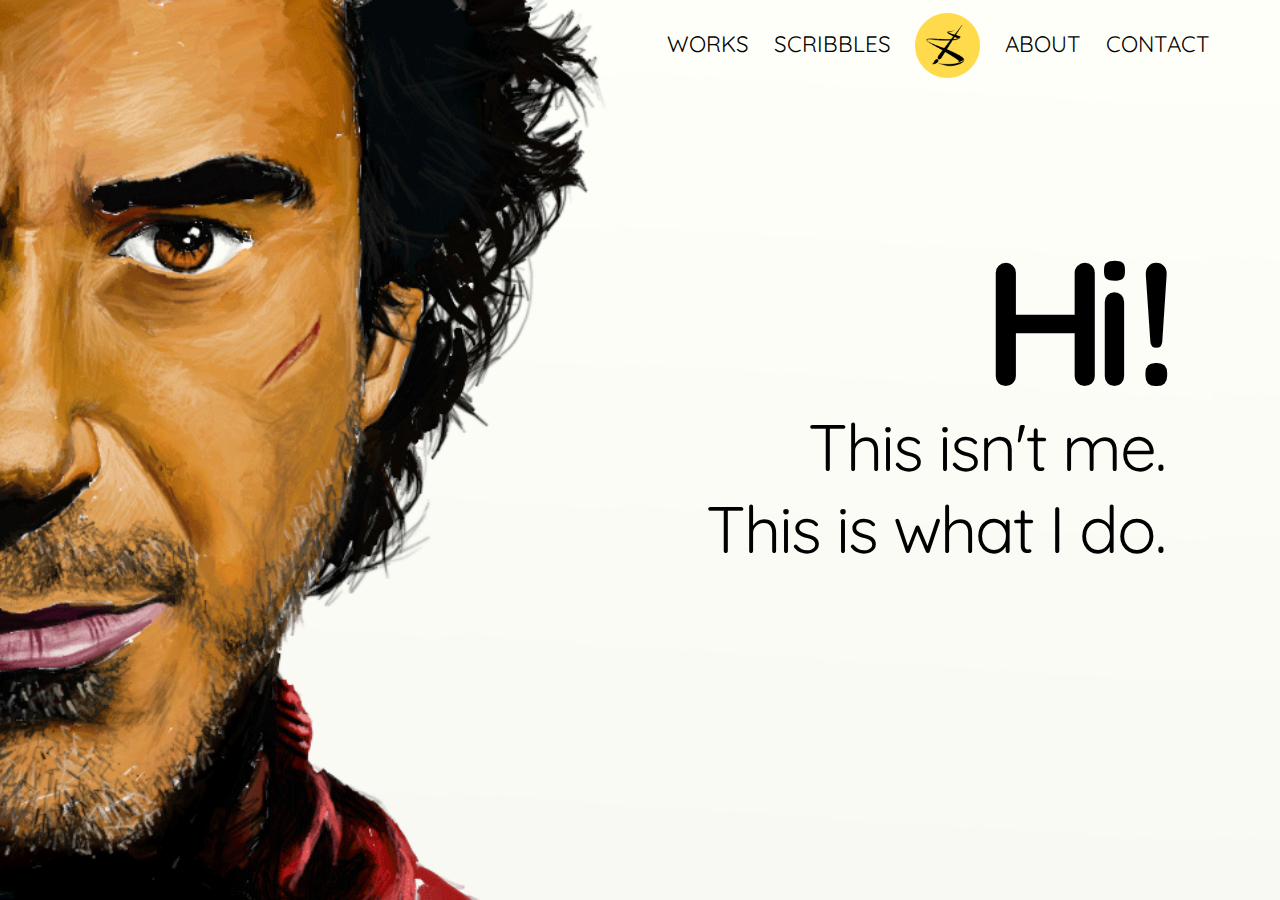
<file: index.html>
<!DOCTYPE html 
      PUBLIC "-//W3C//DTD HTML 4.01//EN"
      "http://www.w3.org/TR/html4/strict.dtd">
<html lang="en-US">
	<head>
		<title>Suraj Kumar Sau</title>
		<meta name="author" content="Suraj Kumar Sau">
		<meta charset="utf-8">
		<meta name="viewport" content="width=device-width, initial-scale=1.0">
		<meta name="keywords" content="suraj, suji, saju, suraj sau, artmandir, geek gazette, iit roorkee, illustrator ,designer, robert downey junior, indian ocean">
		<meta name="description" content="Design Portfolio of Suraj Kumar Sau, an ECE undergrad at IIT Roorkee. Designer. Illustator. And Momos.">
		<!--Open Graph Related Stuff.-->
		<meta property="og:title" content="Suraj's Portfolio.">
		<meta property="og:url" content="http://surajsau.in/index.html">
		<meta property="og:site_name" content="surajsau.in">
		<meta property=”og:type” content=”website”/>
		<meta property=”og:image” content=”http://surajsau.in/images/startpage/logo-hover.png”/>
		<meta property=”og:image” content=”http://surajsau.in/images/startpage/logo.png”/>
		<meta property=”og:description” content="A rare mix of digital art and graphics designs, all by an ECE undergrad from IIT Roorkee."/>
		<!--Twitter Cards stuff-->
		<meta name=”twitter:card” content=”summary”>
		<meta name=”twitter:url” content=”http://surajsau.in”>
		<meta name=”twitter:title” content="Suraj's Portfolio.">
		<meta name=”twitter:description” content="A rare mix of digital art and graphics designs, all by an ECE undergrad from IIT Roorkee.">
		<meta name=”twitter:image” content=”http://surajsau.in/images/startpage/logo.png”>
		<link rel=”author” href=”https://plus.google.com/107054952820956755386“/>
		<link rel="me" href="//plus.google.com/107054952820956755386/">
		<link rel="me" href="//facebook.com/thesilentcreator">
		<link rel="SHORTCUT ICON" type="image/x-icon" href="./images/Favicon.ico">
		<link rel="stylesheet" type="text/css" href="./css/styleIndex.css">
		<link href='http://fonts.googleapis.com/css?family=Quicksand' rel='stylesheet' type='text/css'>
		<link href='http://fonts.googleapis.com/css?family=Quicksand:700' rel='stylesheet' type='text/css'>
		<link href='http://fonts.googleapis.com/css?family=Raleway' rel='stylesheet' type='text/css'>
		<!-- Google Analytics Stuff-->
		<script>
		  (function(i,s,o,g,r,a,m){i['GoogleAnalyticsObject']=r;i[r]=i[r]||function(){
		  (i[r].q=i[r].q||[]).push(arguments)},i[r].l=1*new Date();a=s.createElement(o),
		  m=s.getElementsByTagName(o)[0];a.async=1;a.src=g;m.parentNode.insertBefore(a,m)
		  })(window,document,'script','//www.google-analytics.com/analytics.js','ga');
		
		  ga('create', 'UA-44347111-1', 'surajsau.in');
		  ga('send', 'pageview');
		
		</script>
	</head>
	<body data-background-image-count="1">
		<div id="wrapper">
			<div id="header">
				<div id="navbar">
					<div id="navlist">
						<ul>
							<li><a id="works" href="works.html">WORKS</a></li>
							<li><a id="scribbles" target="_blank" href="http://scribbles.surajsau.in">SCRIBBLES</a></li>
							<li><!--<a href="start.html">-->
								<div id="logo" style="margin-top:-27%">
									<img id="top-logo" src="./images/startpage/logo.png" style="height:65px; width:65px; position:absolute; opacity:1;">
									<img id="bot-logo" src="./images/startpage/logo-hover.png" style="height:65px; width:65px; position: relative;">
								<!--</a>--></div>
							</li>
							<li><a id="about" href="about.html">ABOUT</a></li>
							<li><a id="contact" href="contact.html">CONTACT</a></li>
						</ul>	
					</div>
				</div>	
			</div>
			<div style="clear:both;"></div>
			<div id="content">
				<div id="hi">
					<span style="letter-spacing:-15px;">Hi</span><span style="margin-left:8%;">!</span>
				</div>
				<div style="clear:both;"></div>
				<div id="line">
					<div id="l1"><p style="float:right;">This isn't <span id="me"><a href="about.html" style="text-decoration:none;">me</a></span>.</p></div>
					<div id="l2"><p style="float:right;">This is what I do.</p></div>
				</div>
			</div>
			<div id="footer">
			</div>
		</div>
	</body>
</html>
</file>
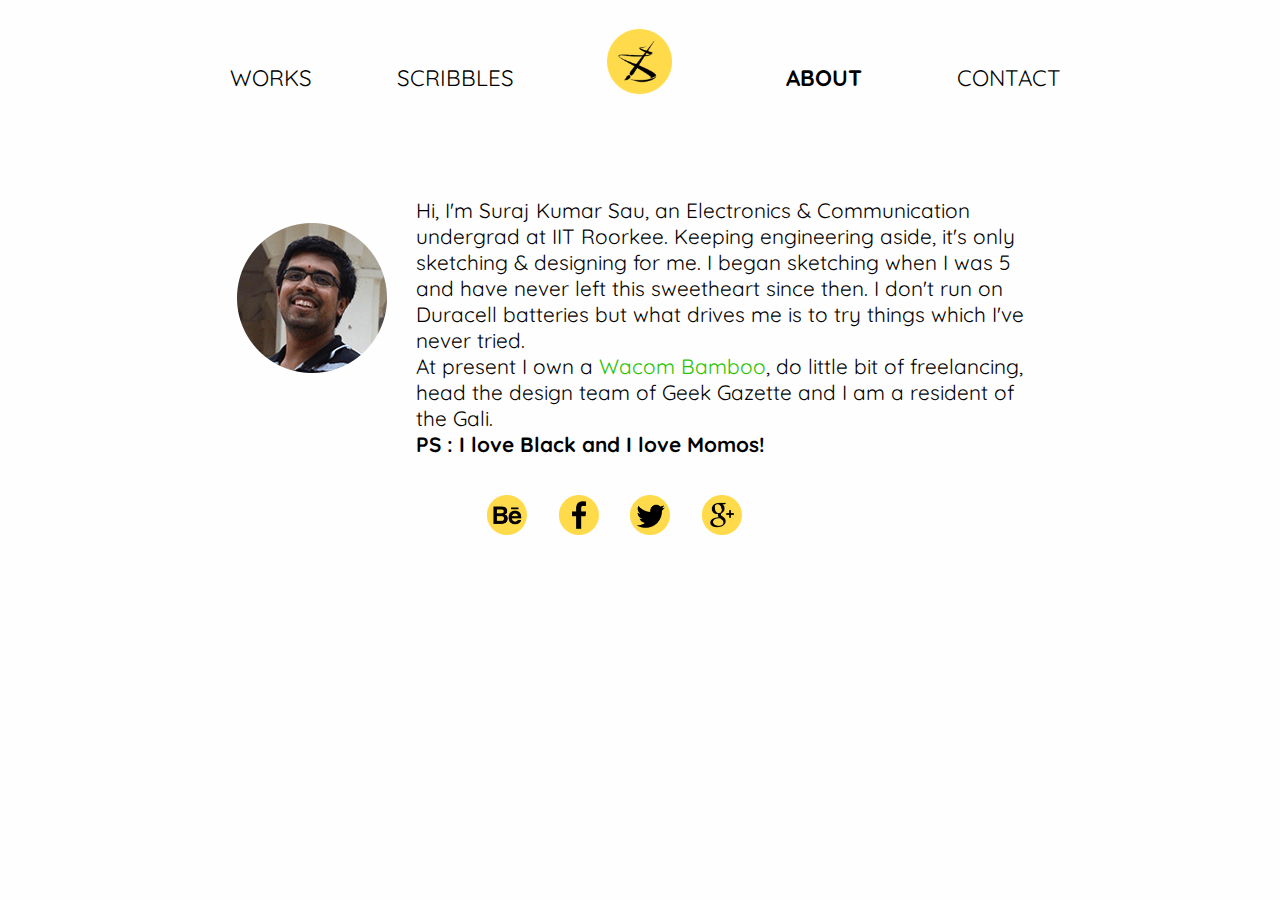
<file: about.html>
<!DOCTYPE html 
      PUBLIC "-//W3C//DTD HTML 4.01//EN"
      "http://www.w3.org/TR/html4/strict.dtd">
<html>
	<head>
		<title>About me</title>
			<link rel="SHORTCUT ICON" type="image/x-icon" href="./images/Favicon.ico">
			<link rel="stylesheet" type="text/css" href="./css/style.css">
			<link href='http://fonts.googleapis.com/css?family=Quicksand' rel='stylesheet' type='text/css'>
			<link href='http://fonts.googleapis.com/css?family=Quicksand:700' rel='stylesheet' type='text/css'>
	</head>
	<body data-background-image-count="1">
		<div id="wrapper">
			<div id="header">
				<div id="navbar">
					<div id="navlist">
						<ul>
							<li><a id="works" href="works.html">WORKS</a></li>
							<li><a id="scribbles" target="_blank" href="http://scribbles.surajsau.in">SCRIBBLES</a></li>
							<li>
								<div id="logo" style="margin-top:-27%"><a href="index.html">
									<img id="top-logo" src="./images/startpage/logo.png" style="height:65px; width:65px; position:absolute;">
									<img id="bot-logo" src="./images/startpage/logo-hover.png" style="height:65px; width:65px; position: relative;">
								</a>
								</div>
							</li>
							<li><b>ABOUT</b></li>
							<li><a id="contact" href="contact.html">CONTACT</a></li>
						</ul>
					</div>
				</div>
			</div>
			<div id="content">
				<div id="about">
					<div id="pic">
						<img src="./images/aboutpage/dp.png">
					</div>
					<div id="descrip">
						<p>Hi, I'm Suraj Kumar Sau, an Electronics &amp Communication undergrad at IIT Roorkee. Keeping engineering aside, it's only <a href="illus.html" class="link">sketching</a> &amp <a href="graph.html" class="link">designing</a> for me. I began sketching when I was 5 and have never left this sweetheart since then. I don't run on Duracell batteries but what drives me is to try things which I've never tried. </p>
						<p>
						At present I own a <a href="http://instagram.com/p/eo8yhQuGBJ/" target="_blank"><font color="#2AC200">Wacom Bamboo</font></a>, do little bit of freelancing, head the design team of <a href="http://gg.ieeeiitr.com" class="link" target="_blank">Geek Gazette</a> and I am a resident of the <a href="gali.html" target="_blank" class="link">Gali</a>.<br/>
						<b>PS : I love Black and I love Momos! </b></p>
					</div>
				</div>
				<div style="clear:both;"></div>
				<div id="social">
					<div id="iconlist">
						<ul>
							<li>
								<div id="be-logo"><a href="http://www.behance.net/demiourgos" target="_blank">
									<img id="be" src="./images/aboutpage/be.png" style="height:40px; width:40px; position:absolute; z-index:99;">
									<img id="be-h" src="./images/aboutpage/be-hover.png" style="height:40px; width:40px; position:relative; z-index:1;">
								</a></div>
							</li>
							<li>
								<div id="fb-logo"><a href="https://www.facebook.com/thesilentcreator" target="_blank">
									<img id="fb" src="./images/aboutpage/fb.png" style="height:40px; width:40px; position:absolute; z-index:99;">
									<img id="fb-h"src="./images/aboutpage/fb-hover.png" style="height:40px; width:40px; position:relative; z-index:1;">
								</a></div>
							</li>
							<li>
								<div id="tw-logo"><a href="https://twitter.com/surajkumarsau" target="_blank">
									<img id="tw" src="./images/aboutpage/twttr.png" style="height:40px; width:40px; position:absolute; z-index:99;">
									<img id="tw-h"src="./images/aboutpage/twttr-hover.png" style="height:40px; width:40px; position:relative; z-index:1;">
								</a></div>
							</li>
							<li>
								<div id="gp-logo"><a href="https://plus.google.com/107054952820956755386" target="_blank">
									<img id="gp" src="./images/aboutpage/gplus.png" style="height:40px; width:40px; position:absolute; z-index:99;">
									<img id="gp-h" src="./images/aboutpage/gplus-hover.png" style="height:40px; width:40px; position:relative; z-index:1;">
								</a></div>
							</li>							
						</ul>
					</div>
				</div>
			</div>
			<div id="footer">
			</div>
		</div>
	</body>
</html>
</file>
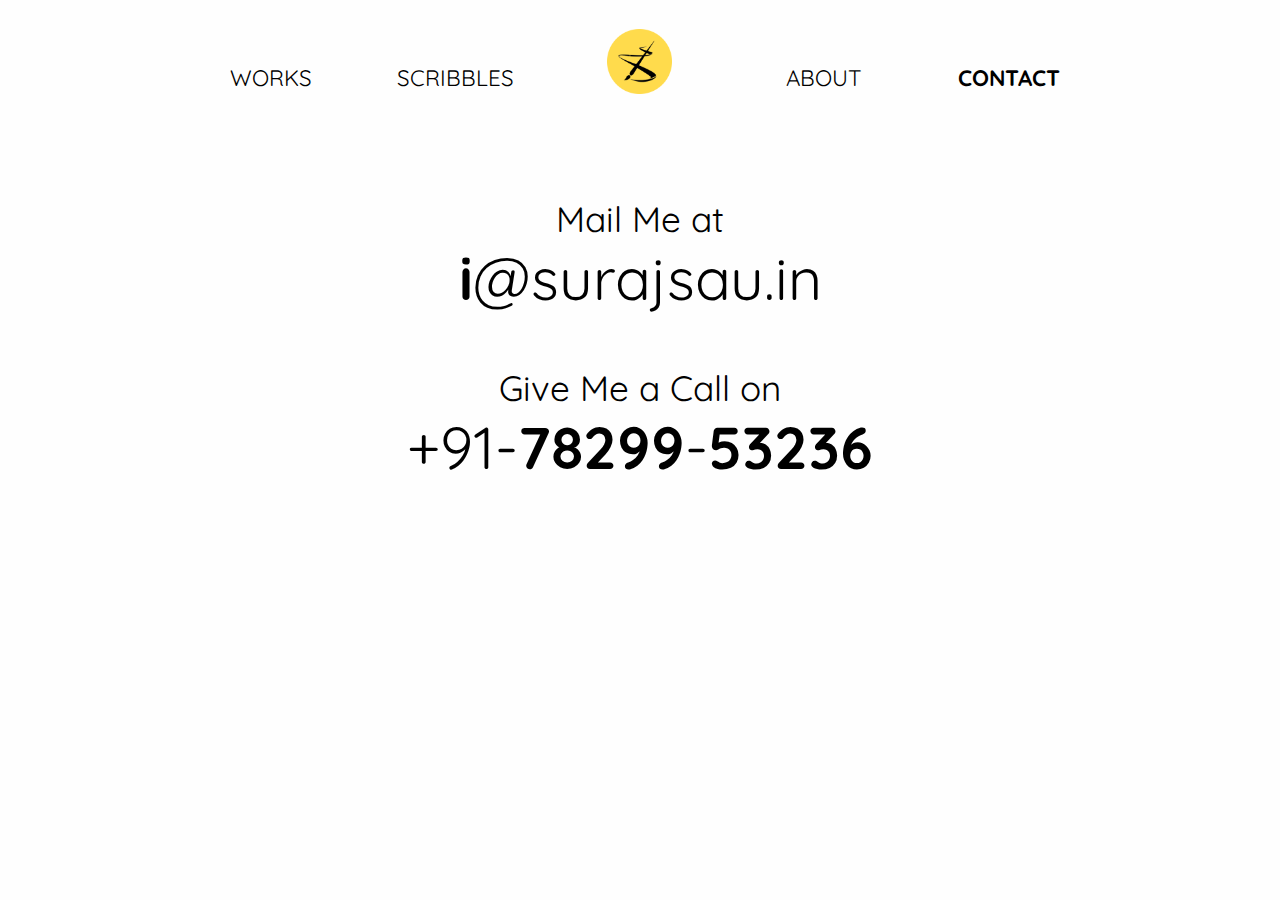
<file: contact.html>
<!DOCTYPE html 
      PUBLIC "-//W3C//DTD HTML 4.01//EN"
      "http://www.w3.org/TR/html4/strict.dtd">
<html>
	<head>
		<title>Contact me</title>
			<link rel="SHORTCUT ICON" type="image/x-icon" href="./images/Favicon.ico">
			<link rel="stylesheet" type="text/css" href="./css/style.css">
			<link href='http://fonts.googleapis.com/css?family=Quicksand' rel='stylesheet' type='text/css'>
			<link href='http://fonts.googleapis.com/css?family=Quicksand:700' rel='stylesheet' type='text/css'>
	</head>
	<body data-background-image-count="1">
		<div id="wrapper">
			<div id="header">
				<div id="navbar">
					<div id="navlist">
						<ul>							
							<li><a id="works" href="works.html">WORKS</a></li>
							<li><a id="scribbles" target="_blank" href="http://scribbles.surajsau.in">SCRIBBLES</a></li>
							<li>
								<div id="logo" style="margin-top:-27%"><a href="index.html">
									<img id="top-logo" src="./images/startpage/logo.png" style="height:65px; width:65px; position:absolute;">
									<img id="bot-logo" src="./images/startpage/logo-hover.png" style="height:65px; width:65px; position: relative;">
								</a>
								</div>
							</li>
							<li><a id="about" href="about.html">ABOUT</a></li>
							<li><b>CONTACT</b></li>
						</ul>
					</div>
				</div>
			</div>
			<div id="content">
				<div id="contactme">Mail Me at</div>
				<div style="clear:both;"></div>
				<div id="mail">
					<b>i</b>@surajsau.in
				</div>
					<div style="clear:both;"></div>
				<div id="call">
					Give Me a Call on
				</div>
				<div style="clear:both"></div>
				<div id="number">
					+91-<b>78299</b>-<b>53236</b>
				</div>
			</div>
			<div id="footer">
			</div>
		</div>
	</body>
</html>
</file>
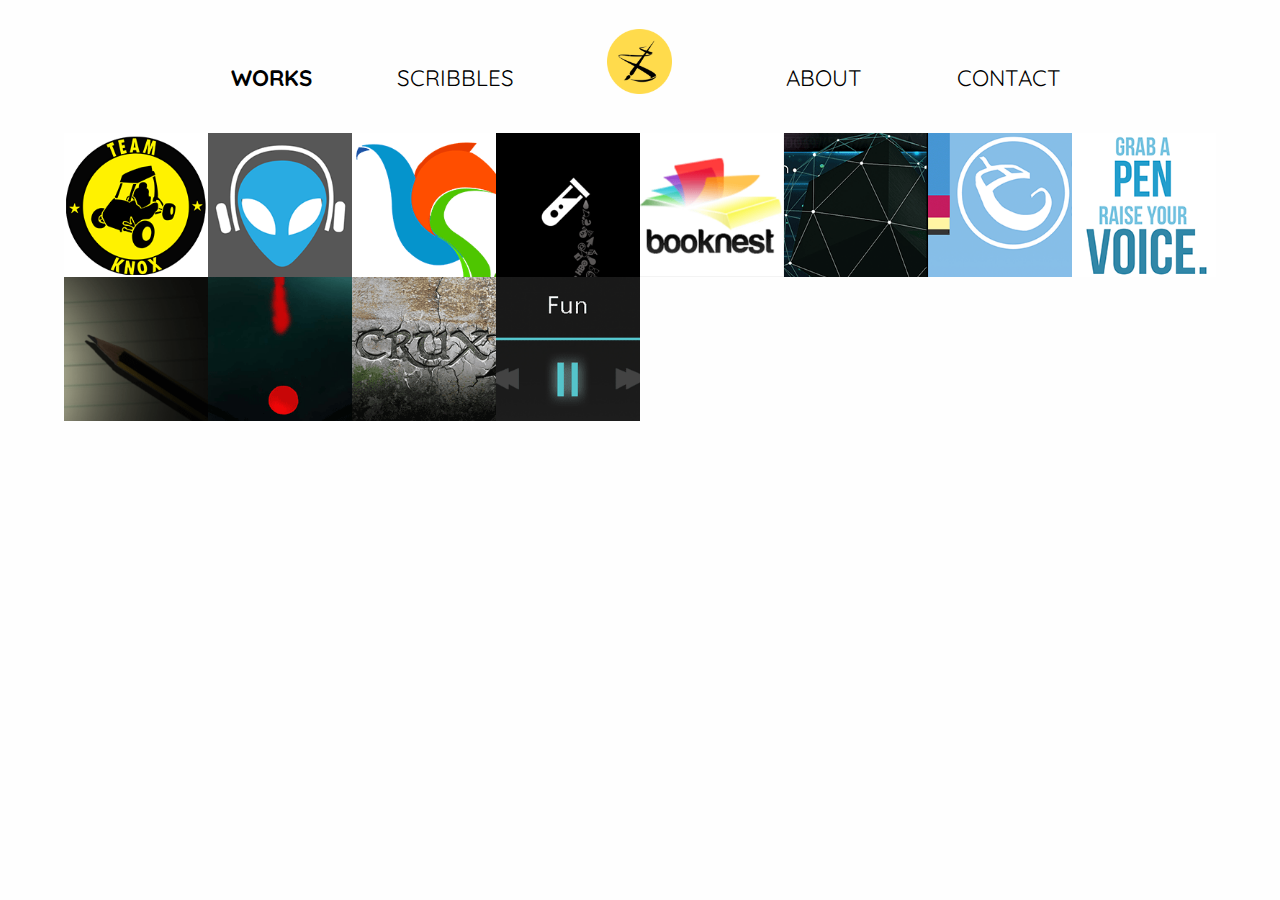
<file: graph.html>
<html>
	<head>
		<meta http-equiv="Content-type" content="text/html; charset=utf-8">
		<title>graphs</title>
		<link rel="SHORTCUT ICON" type="image/x-icon" href="./images/Favicon.ico">
		<link rel="stylesheet" href="./css/style.css" type="text/css" />
		<link href='http://fonts.googleapis.com/css?family=Quicksand' rel='stylesheet' type='text/css'>
		<link href='http://fonts.googleapis.com/css?family=Quicksand:700' rel='stylesheet' type='text/css'>
		<script src="http://ajax.googleapis.com/ajax/libs/jquery/1.9.1/jquery.min.js"></script>
		<script src="./js/superbox.js"></script>
		<script>
		$(function() {
			// Call SuperBox
			$('.superbox').SuperBox();
		
		});
		</script>
  	</head>
	<body>
		<div id="wrapper">
			<div id="header">
				<div id="navbar">
					<div id="navlist">
						<ul>							
							<li><b><a id="works" href="works.html">WORKS</a></b></li>
							<li><a id="scribbles" target="_blank" href="http://scribbles.surajsau.in">SCRIBBLES</a></li>
							<li>
								<div id="logo" style="margin-top:-27%"><a href="index.html">
									<img id="top-logo" src="./images/startpage/logo.png" style="height:65px; width:65px; position:absolute;">
									<img id="bot-logo" src="./images/startpage/logo-hover.png" style="height:65px; width:65px; position: relative;">
								</a>
								</div>
							</li>
							<li><a id="about" href="about.html">ABOUT</a></li>
							<li><a id="contact" href="contact.html">CONTACT</a></li>
						</ul>
					</div>
				</div>
			</div>
			<div id="icontainer">
				<div class="superbox">
					<div class="superbox-list">
						<img src="./images/graphs/baja-li.png" data-img="./images/graphsMain/baja.png" alt="" class="superbox-img">
					</div><!--
					--><div class="superbox-list">
						<img src="./images/graphs/ifest13-li.png" data-img="./images/graphsMain/ifest13.png" alt="" class="superbox-img">
					</div><!--
					--><div class="superbox-list">
						<img src="./images/graphs/sabrang-li.png" data-img="./images/graphsMain/sabrang.png" alt="" class="superbox-img">
					</div><!--
					--><div class="superbox-list">
						<img src="./images/graphs/gg1-li.png" data-img="./images/graphsMain/gg1.png" alt="" class="superbox-img">
					</div><!--
					--><div class="superbox-list">
						<img src="./images/graphs/booknest-li.png" data-img="./images/graphsMain/booknest.png" alt="" class="superbox-img">
					</div><!--
					--><div class="superbox-list">
						<img src="./images/graphs/gg2-li.png" data-img="./images/graphsMain/gg2.png" alt="" class="superbox-img">
					</div><!--
					--><div class="superbox-list">
						<img src="./images/graphs/gg3-li.png" data-img="./images/graphsMain/gg3.png" alt="" class="superbox-img">
					</div><!--
					--><div class="superbox-list">
						<img src="./images/graphs/gg4-li.png" data-img="./images/graphsMain/gg4.png" alt="" class="superbox-img">
					</div><!--
					--><div class="superbox-list">
						<img src="./images/graphs/ghissai-li.png" data-img="./images/graphsMain/ghissai.png" alt="" class="superbox-img">
					</div><!--
					--><div class="superbox-list">
						<img src="./images/graphs/women-li.png" data-img="./images/graphsMain/women.png" alt="" class="superbox-img">
					</div><!--
					--><div class="superbox-list">
						<img src="./images/graphs/crux-li.png" data-img="./images/graphsMain/crux.png" alt="" class="superbox-img">
					</div><!--
					--><div class="superbox-list">
						<img src="./images/graphs/fun-li.png" data-img="./images/graphsMain/fun.png" alt="" class="superbox-img">
					</div><!--
					--<div class="superbox-list">
						<img src="./images/graphs/roby-li.png" data-img="./images/graphsMain/roby.png" alt="" class="superbox-img">
					</div><!--
					--<div class="superbox-list">
						<img src="./images/graphs/rakhi-li.png" data-img="./images/graphsMain/rakhi.png" alt="" class="superbox-img">
					</div><!--
					--<div class="superbox-list">
						<img src="./images/graphs/vday12-li.png" data-img="./images/graphsMain/vday12.png" alt="" class="superbox-img">
					</div><!--
					--<div class="superbox-list">
						<img src="./images/graphs/boy-li.png" data-img="./images/graphsMain/boy.png" alt="" class="superbox-img">
					</div><!--
					--<div class="superbox-list">
						<img src="./images/graphs/dear-li.png" data-img="./images/graphsMain/dear.png" alt="" class="superbox-img">
					</div><!--
					--<div class="superbox-list">
						<img src="./images/graphs/play-li.png" data-img="./images/graphsMain/play.png" alt="" class="superbox-img">
					</div><!--
					--<div class="superbox-list">
						<img src="./images/graphs/-li.png" data-img="./images/graphsMain/.png" alt="" class="superbox-img">
					</div><!--
					--<div class="superbox-list">
						<img src="./images/graphs/-li.png" data-img="./images/graphsMain/.png" alt="" class="superbox-img">
					</div><!--
					--<div class="superbox-list">
						<img src="./images/graphs/-li.png" data-img="./images/graphsMain/.png" alt="" class="superbox-img">
					</div><!--
					--<div class="superbox-list">
						<img src="./images/graphs/-li.png" data-img="./images/graphsMain/.png" alt="" class="superbox-img">
					</div><!--
					--<div class="superbox-list">
						<img src="./images/graphs/-li.png" data-img="./images/graphsMain/.png" alt="" class="superbox-img">
					</div><!--
					--<div class="superbox-list">
						<img src="./images/graphs/-li.png" data-img="./images/graphsMain/.png" alt="" class="superbox-img">
					</div> -->
				<div class="superbox-float"></div>
			</div>
			<!-- /SuperBox -->
			</div>
			<div id="footer"></div>
		</div>
	</body>
</html>
</file>
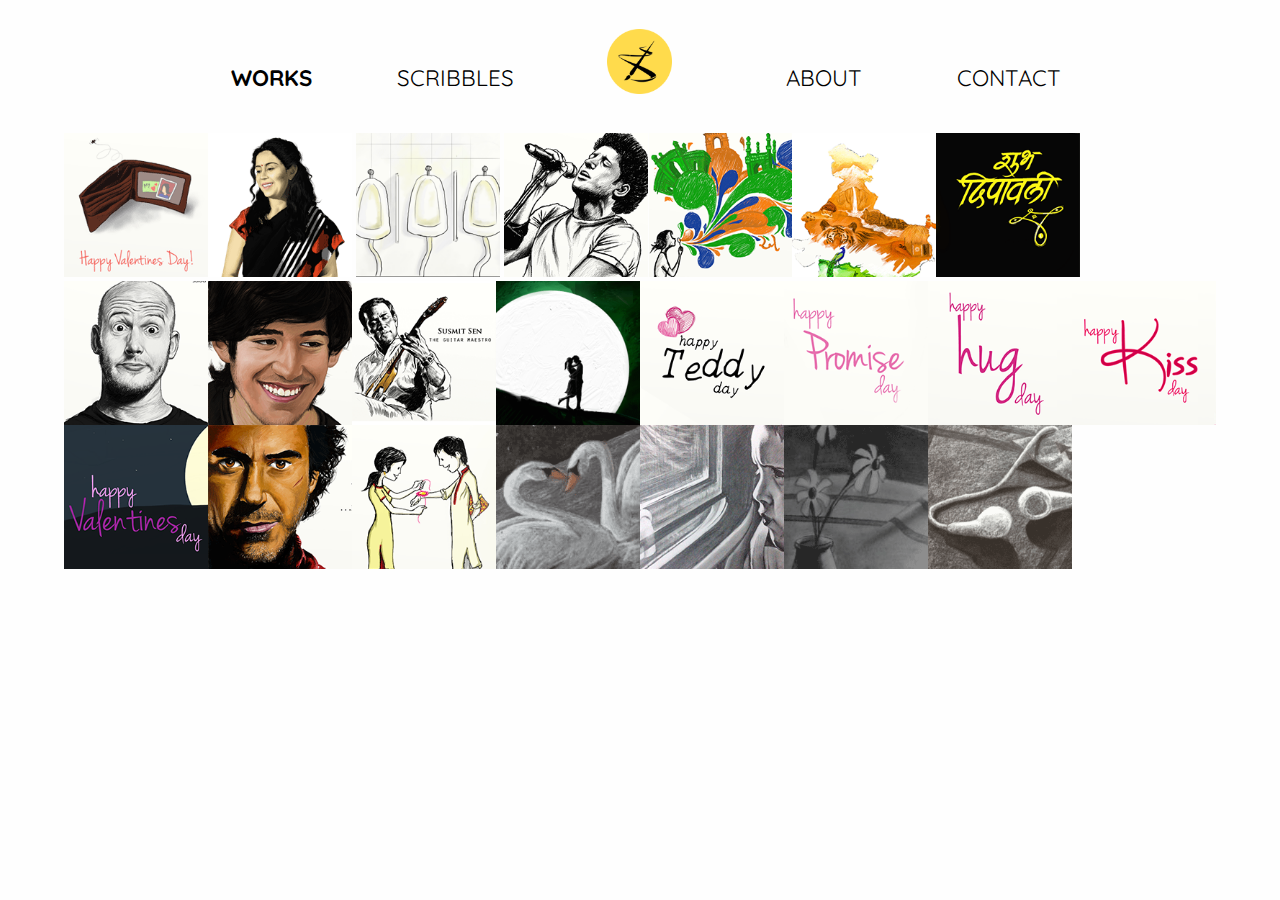
<file: illus.html>
<html>
	<head>
		<meta http-equiv="Content-type" content="text/html; charset=utf-8">
		<title>Illustrations</title>
		<link rel="SHORTCUT ICON" type="image/x-icon" href="./images/Favicon.ico">
		<link rel="stylesheet" href="./css/style.css" type="text/css" />
		<link href='http://fonts.googleapis.com/css?family=Quicksand' rel='stylesheet' type='text/css'>
		<link href='http://fonts.googleapis.com/css?family=Quicksand:700' rel='stylesheet' type='text/css'>
		<script src="http://ajax.googleapis.com/ajax/libs/jquery/1.9.1/jquery.min.js"></script>
		<script src="./js/superbox.js"></script>
		<script>
		$(function() {
			// Call SuperBox
			$('.superbox').SuperBox();
		
		});
		</script>
  	</head>
	<body>
		<div id="wrapper">
			<div id="header">
				<div id="navbar">
					<div id="navlist">
						<ul>							
							<li><b><a id="works" href="works.html">WORKS</a></b></li>
							<li><a id="scribbles" target="_blank" ref="http://scribbles.surajsau.in">SCRIBBLES</a></li>
							<li>
								<div id="logo" style="margin-top:-27%"><a href="index.html">
									<img id="top-logo" src="./images/startpage/logo.png" style="height:65px; width:65px; position:absolute;">
									<img id="bot-logo" src="./images/startpage/logo-hover.png" style="height:65px; width:65px; position: relative;">
								</a>
								</div>
							</li>
							<li><a id="about" href="about.html">ABOUT</a></li>
							<li><a id="contact" href="contact.html">CONTACT</a></li>
						</ul>
					</div>
				</div>
			</div>
			<div id="icontainer">
				<div class="superbox">
					<div class="superbox-list">
						<img src="./images/illustrations/vday14-li.png" data-img="./images/illustrationsMain/vday14.png" alt="" class="superbox-img">
					</div><!--
					--><div class="superbox-list">
						<img src="./images/illustrations/kanak-li.png" data-img="./images/illustrationsMain/kanak.png" alt="" class="superbox-img">
					</div>
					<div class="superbox-list">
						<img src="./images/illustrations/hugday14-li.png" data-img="./images/illustrationsMain/hugday14.png" alt="" class="superbox-img">
					</div>
					<div class="superbox-list">
						<img src="./images/illustrations/farhan-li.png" data-img="./images/illustrationsMain/farhan.png" alt="" class="superbox-img">
					</div><!--
					--><div class="superbox-list">
						<img src="./images/illustrations/independence-li.png" data-img="./images/illustrationsMain/independence.png" alt="" class="superbox-img">
					</div><!--
					--><div class="superbox-list">
						<img src="./images/illustrations/india-li.png" data-img="./images/illustrationsMain/india.png" alt="" class="superbox-img">
					</div><!--
					--><div class="superbox-list">
						<img src="./images/illustrations/diwali-li.png" data-img="./images/illustrationsMain/diwali.png" alt="" class="superbox-img">
					</div><!--
					--><div class="superbox-list">
						<img src="./images/illustrations/jeff-li.png" data-img="./images/illustrationsMain/jeff.png" alt="" class="superbox-img">
					</div><!--
					--><div class="superbox-list">
						<img src="./images/illustrations/aaron-li.png" data-img="./images/illustrationsMain/aaron.png" alt="" class="superbox-img">
					</div><!--
					--><div class="superbox-list">
						<img src="./images/illustrations/indianocean-li.png" data-img="./images/illustrationsMain/indianocean.png" alt="" class="superbox-img">
					</div><!--
					--><div class="superbox-list">
						<img src="./images/illustrations/love-li.png" data-img="./images/illustrationsMain/love.png" alt="" class="superbox-img">
					</div><!--
					--><div class="superbox-list">
						<img src="./images/illustrations/teddy-li.png" data-img="./images/illustrationsMain/teddy.png" alt="" class="superbox-img">
					</div><!--
					--><div class="superbox-list">
						<img src="./images/illustrations/promise-li.png" data-img="./images/illustrationsMain/promise.png" alt="" class="superbox-img">
					</div><!--
					--><div class="superbox-list">
						<img src="./images/illustrations/hug-li.png" data-img="./images/illustrationsMain/hug.png" alt="" class="superbox-img">
					</div><!--
					--><div class="superbox-list">
						<img src="./images/illustrations/kiss-li.png" data-img="./images/illustrationsMain/kiss.png" alt="" class="superbox-img">
					</div><!--
					--><div class="superbox-list">
						<img src="./images/illustrations/vday-li.png" data-img="./images/illustrationsMain/vday.png" alt="" class="superbox-img">
					</div><!--
					--><div class="superbox-list">
						<img src="./images/illustrations/roby-li.png" data-img="./images/illustrationsMain/roby.png" alt="" class="superbox-img">
					</div><!--
					--><div class="superbox-list">
						<img src="./images/illustrations/rakhi-li.png" data-img="./images/illustrationsMain/rakhi.png" alt="" class="superbox-img">
					</div><!--
					--><div class="superbox-list">
						<img src="./images/illustrations/vday12-li.png" data-img="./images/illustrationsMain/vday12.png" alt="" class="superbox-img">
					</div><!--
					--><div class="superbox-list">
						<img src="./images/illustrations/boy-li.png" data-img="./images/illustrationsMain/boy.png" alt="" class="superbox-img">
					</div><!--
					--><div class="superbox-list">
						<img src="./images/illustrations/dear-li.png" data-img="./images/illustrationsMain/dear.png" alt="" class="superbox-img">
					</div><!--
					--><div class="superbox-list">
						<img src="./images/illustrations/play-li.png" data-img="./images/illustrationsMain/play.png" alt="" class="superbox-img">
					</div><!--
					--<!--
					--<div class="superbox-list">
						<img src="./images/illustrations/-li.png" data-img="./images/illustrationsMain/.png" alt="" class="superbox-img">
					</div><!--
					--<div class="superbox-list">
						<img src="./images/illustrations/-li.png" data-img="./images/illustrationsMain/.png" alt="" class="superbox-img">
					</div><!--
					--<div class="superbox-list">
						<img src="./images/illustrations/-li.png" data-img="./images/illustrationsMain/.png" alt="" class="superbox-img">
					</div><!--
					--<div class="superbox-list">
						<img src="./images/illustrations/-li.png" data-img="./images/illustrationsMain/.png" alt="" class="superbox-img">
					</div> -->
				<div class="superbox-float"></div>
			</div>
			<!-- /SuperBox -->
			</div>
			<div id="footer"></div>
		</div>
	</body>
</html>
</file>
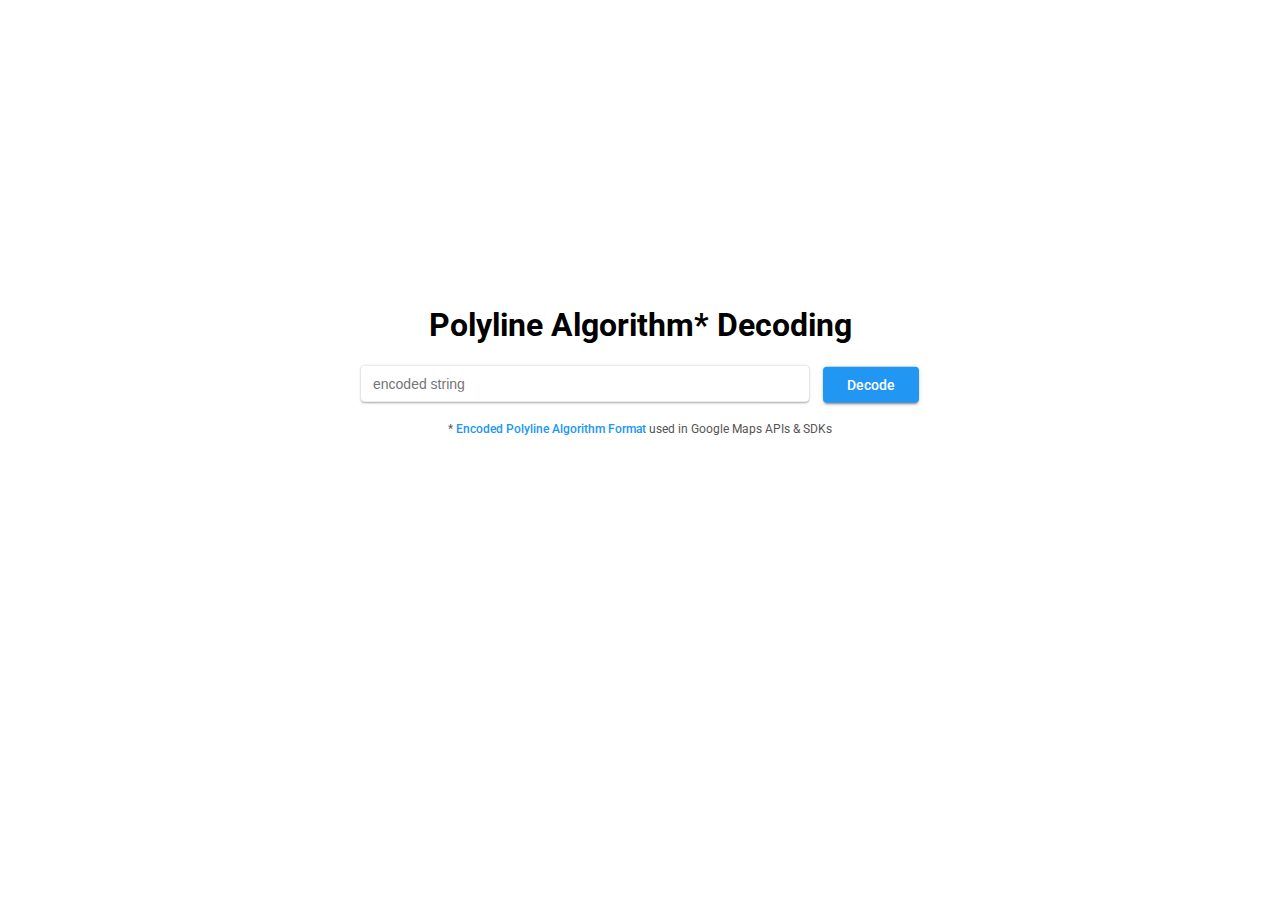
<file: polyline.html>
<html>
  <head>
    <title>Polyline Algorithm Decoding</title>
    <link rel="shortcut icon" href="./images/polyline.ico" type="image/x-icon">
    <link href="https://fonts.googleapis.com/css?family=Roboto:400,500" rel="stylesheet">
    <link type="text/css" href="./css/polyline.css" rel="stylesheet"/>
    <script src="https://ajax.googleapis.com/ajax/libs/jquery/3.3.1/jquery.min.js"></script>
    <script type="text/javascript" src="./js/polyline.js"></script>
  </head>
  <body>
    <!-- <div class="container"> -->
    <div class="vertical_center">
      <div class="row">
        <h1>Polyline Algorithm* Decoding</h1>
      </div>
    <div class="row">
      <div class="col-2">
        <input class="form-control" type="text" id="input_encoded" placeholder="encoded string"/>
      </div>
      <div class="col-3">
        <button onclick="decodeInput()" class="pure-material-button-contained">decode</button>
      </div>
    </div>
    <div class="row">
      <div class="col-2 vertical-scroll">
        <table id="decoded_result">

        </table>
      </div>
      <div class="col-3">
      </div>
    </div>
    <div class="row">
      <div class="col-4">
        *<a href="https://developers.google.com/maps/documentation/utilities/polylinealgorithm"
            target="_blank">
          Encoded Polyline Algorithm Format
        </a> used in Google Maps APIs & SDKs
      </div>
    </div>
  </div>
  </body>
  <script>
    function decodeInput() {
      var encoded_str = document.getElementById('input_encoded').value;
      var points = decode(encoded_str);

      $("#decoded_result > tr").remove();
      drawTable(points)

      // document.getElementById('decoded_result').innerHTML = decoded_str;
    }

    function drawTable(data) {
        for (var i = 0; i < data.length; i++) {
            drawRow(data[i]);
        }
    }

    function drawRow(rowData) {
        var row = $("<tr />")
        $("#decoded_result").append(row); //this will append tr element to table... keep its reference for a while since we will add cels into it
        row.append($("<td>" + rowData.val_1 + "</td>"));
        row.append($("<td>" + rowData.val_2 + "</td>"));
    }

  </script>
</html>
</file>
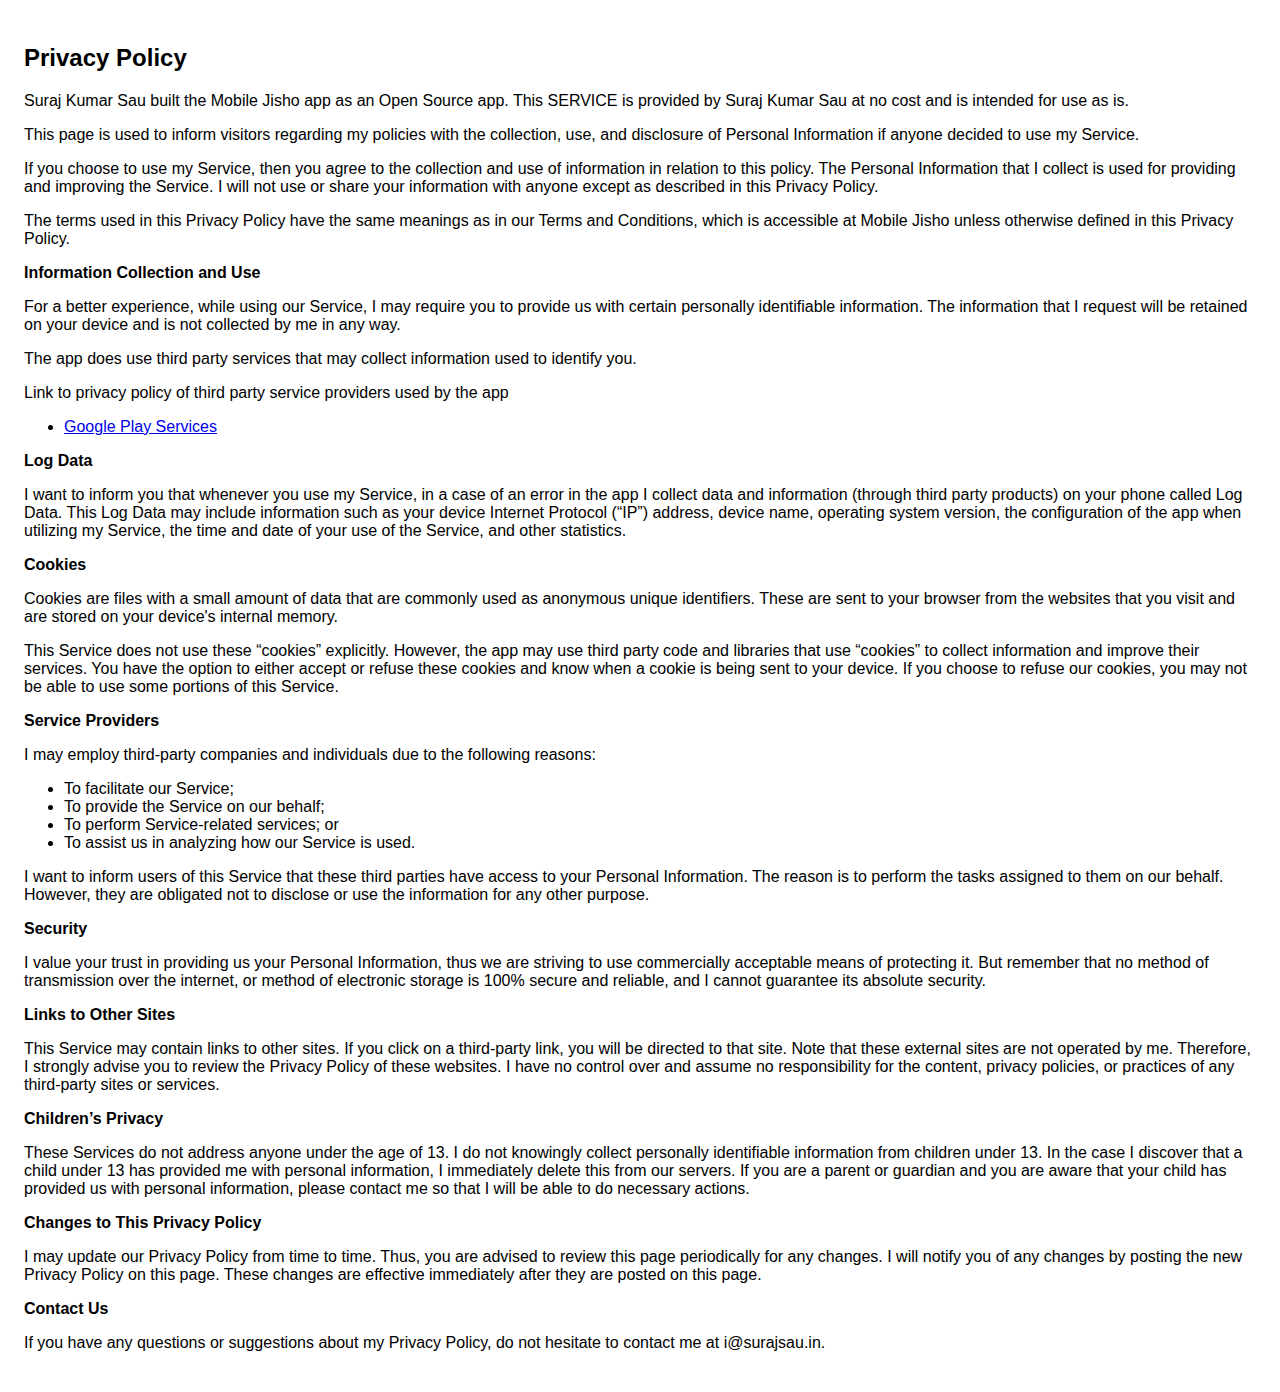
<file: privacy.html>
<!DOCTYPE html>
    <html>
    <head>
      <meta charset='utf-8'>
      <meta name='viewport' content='width=device-width'>
      <title>Privacy Policy</title>
      <style> body { font-family: 'Helvetica Neue', Helvetica, Arial, sans-serif; padding:1em; } </style>
    </head>
    <body>
    <h2>Privacy Policy</h2> <p>
                    Suraj Kumar Sau built the Mobile Jisho app as
                    an Open Source app. This SERVICE is provided by
                    Suraj Kumar Sau at no cost and is intended for
                    use as is.
                  </p> <p>
                    This page is used to inform visitors regarding
                    my policies with the collection, use, and
                    disclosure of Personal Information if anyone decided to use
                    my Service.
                  </p> <p>
                    If you choose to use my Service, then you agree
                    to the collection and use of information in relation to this
                    policy. The Personal Information that I collect is
                    used for providing and improving the Service.
                    I will not use or share your
                    information with anyone except as described in this Privacy
                    Policy.
                  </p> <p>
                    The terms used in this Privacy Policy have the same meanings
                    as in our Terms and Conditions, which is accessible at
                    Mobile Jisho unless otherwise defined in this Privacy
                    Policy.
                  </p> <p><strong>Information Collection and Use</strong></p> <p>
                    For a better experience, while using our Service,
                    I may require you to provide us with certain
                    personally identifiable information. The
                    information that I request will be
                    retained on your device and is not collected by me in any way.
                  </p> <p>
                    The app does use third party services that may collect
                    information used to identify you.
                  </p> <div bis_skin_checked="1"><p>
                      Link to privacy policy of third party service providers
                      used by the app
                    </p> <ul><li><a href="https://www.google.com/policies/privacy/" target="_blank">Google Play Services</a></li><!----><!----><!----><!----><!----><!----><!----><!----><!----><!----></ul></div> <p><strong>Log Data</strong></p> <p>
                    I want to inform you that whenever
                    you use my Service, in a case of an error in the
                    app I collect data and information (through third
                    party products) on your phone called Log Data. This Log Data
                    may include information such as your device Internet
                    Protocol (“IP”) address, device name, operating system
                    version, the configuration of the app when utilizing
                    my Service, the time and date of your use of the
                    Service, and other statistics.
                  </p> <p><strong>Cookies</strong></p> <p>
                    Cookies are files with a small amount of data that are
                    commonly used as anonymous unique identifiers. These are
                    sent to your browser from the websites that you visit and
                    are stored on your device's internal memory.
                  </p> <p>
                    This Service does not use these “cookies” explicitly.
                    However, the app may use third party code and libraries that
                    use “cookies” to collect information and improve their
                    services. You have the option to either accept or refuse
                    these cookies and know when a cookie is being sent to your
                    device. If you choose to refuse our cookies, you may not be
                    able to use some portions of this Service.
                  </p> <p><strong>Service Providers</strong></p> <p>
                    I may employ third-party companies
                    and individuals due to the following reasons:
                  </p> <ul><li>To facilitate our Service;</li> <li>To provide the Service on our behalf;</li> <li>To perform Service-related services; or</li> <li>To assist us in analyzing how our Service is used.</li></ul> <p>
                    I want to inform users of this
                    Service that these third parties have access to your
                    Personal Information. The reason is to perform the tasks
                    assigned to them on our behalf. However, they are obligated
                    not to disclose or use the information for any other
                    purpose.
                  </p> <p><strong>Security</strong></p> <p>
                    I value your trust in providing us
                    your Personal Information, thus we are striving to use
                    commercially acceptable means of protecting it. But remember
                    that no method of transmission over the internet, or method
                    of electronic storage is 100% secure and reliable, and
                    I cannot guarantee its absolute security.
                  </p> <p><strong>Links to Other Sites</strong></p> <p>
                    This Service may contain links to other sites. If you click
                    on a third-party link, you will be directed to that site.
                    Note that these external sites are not operated by
                    me. Therefore, I strongly advise you to
                    review the Privacy Policy of these websites.
                    I have no control over and assume no
                    responsibility for the content, privacy policies, or
                    practices of any third-party sites or services.
                  </p> <p><strong>Children’s Privacy</strong></p> <p>
                    These Services do not address anyone under the age of 13.
                    I do not knowingly collect personally
                    identifiable information from children under 13. In the case
                    I discover that a child under 13 has provided
                    me with personal information,
                    I immediately delete this from our servers. If you
                    are a parent or guardian and you are aware that your child
                    has provided us with personal information, please contact
                    me so that I will be able to do
                    necessary actions.
                  </p> <p><strong>Changes to This Privacy Policy</strong></p> <p>
                    I may update our Privacy Policy from
                    time to time. Thus, you are advised to review this page
                    periodically for any changes. I will
                    notify you of any changes by posting the new Privacy Policy
                    on this page. These changes are effective immediately after
                    they are posted on this page.
                  </p> <p><strong>Contact Us</strong></p> <p>
                    If you have any questions or suggestions about
                    my Privacy Policy, do not hesitate to contact
                    me at i@surajsau.in.
                  </p> <p>
    </body>
    </html>
</file>
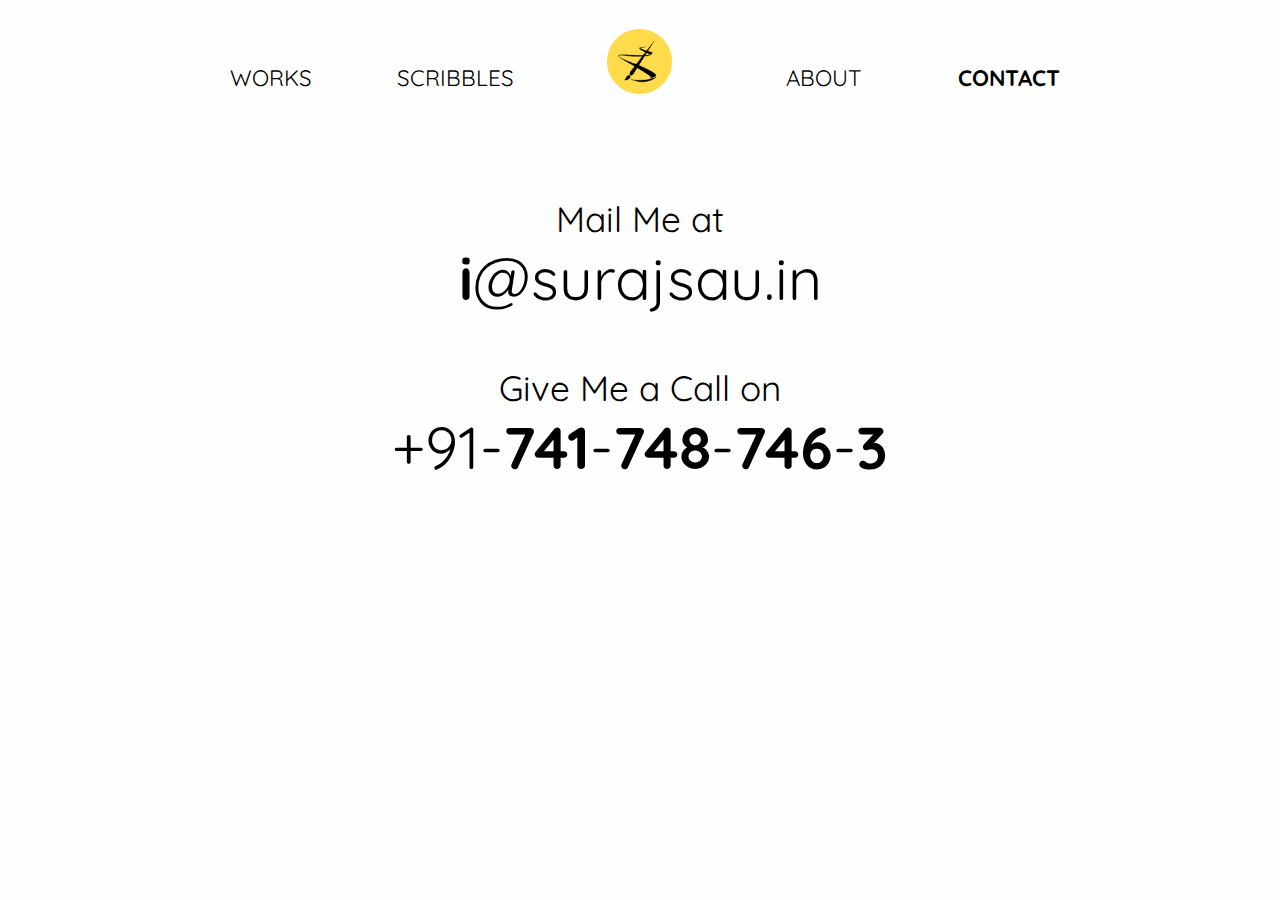
<file: Old Version/contact.html>
<!DOCTYPE html 
      PUBLIC "-//W3C//DTD HTML 4.01//EN"
      "http://www.w3.org/TR/html4/strict.dtd">
<html>
	<head>
		<title>Contact me</title>
			<link rel="SHORTCUT ICON" type="image/x-icon" href="./images/Favicon.ico">
			<link rel="stylesheet" type="text/css" href="./css/style.css">
			<link href='http://fonts.googleapis.com/css?family=Quicksand' rel='stylesheet' type='text/css'>
			<link href='http://fonts.googleapis.com/css?family=Quicksand:700' rel='stylesheet' type='text/css'>
	</head>
	<body data-background-image-count="1">
		<div id="wrapper">
			<div id="header">
				<div id="navbar">
					<div id="navlist">
						<ul>							
							<li><a id="works" href="works.html">WORKS</a></li>
							<li><a id="scribbles" target="_blank" href="http://scribbles.surajsau.in">SCRIBBLES</a></li>
							<li>
								<div id="logo" style="margin-top:-27%"><a href="index.html">
									<img id="top-logo" src="./images/startpage/logo.png" style="height:65px; width:65px; position:absolute;">
									<img id="bot-logo" src="./images/startpage/logo-hover.png" style="height:65px; width:65px; position: relative;">
								</a>
								</div>
							</li>
							<li><a id="about" href="about.html">ABOUT</a></li>
							<li><b>CONTACT</b></li>
						</ul>
					</div>
				</div>
			</div>
			<div id="content">
				<div id="contactme">Mail Me at</div>
				<div style="clear:both;"></div>
				<div id="mail">
					<b>i</b>@surajsau.in
				</div>
					<div style="clear:both;"></div>
				<div id="call">
					Give Me a Call on
				</div>
				<div style="clear:both"></div>
				<div id="number">
					+91-<b>741</b>-<b>748</b>-<b>746</b>-<b>3</b>
				</div>
			</div>
			<div id="footer">
			</div>
		</div>
	</body>
</html>
</file>
<file: css/styleIndex.css>
#wrapper{
	margin-right:auto;
	margin-left: auto;

}

html{
	background: url(../images/startpage/roby.png) no-repeat center center fixed;
	-webkit-background-size: cover;
	-moz-background-size: cover;
	-o-background-size: cover;
	background-size: cover;
	height: 100%;
}

body{
	overflow-x: hidden;
}

/*-----------------------Style of Hyperlinks---------------------------------*/
a:link{text-decoration: none;}
a:visited{text-decoration: none;}
a:hover{text-decoration: none;}
a:active{text-decoration: none;}
/*---------------------------------------------------------------------------*/

/*-----------------------Navigation Bar--------------------------------------*/
#navbar{
	font-family: 'Quicksand', sans-serif;
	font-size: 1.4em;
	overflow: hidden;
	margin: 0;
	padding-left: 0;
	padding-right: 0;
	position: relative;
	float: right;
	height: auto;
	width: 52%;
	/*left: 40%;*/
}

#navlist{
	color: #000000;
	position: relative;
	float: left;   
	text-decoration: none;
	width: 100%;
}

#navlist ul li{
	float: left;
	list-style-type: none;
	margin-left: 2%;
	margin-right: 2%;
}

#navlist ul li a{
	color: #000;
	text-align: center;
}
#navlist ul li {color: #000000;}

#navlist ul li a:hover{
	color:#ffe063;
	/*font-weight: 600; */
}

#logo #top-logo{
	transition: all 0.22s ease-in 0s;
	-o-transition: all 0.22s ease-in 0s;
	-moz-transition: all 0.22s ease-in 0s;
	-webkit-transition: all 0.52s ease-in 0s;
	opacity: 0;
}

#logo #bot-logo{
	transition: all 0.22s ease-out 0s;
	-o-transition: all 0.22s ease-out 0s;
	-moz-transition: all 0.22s ease-out 0s;
	-webkit-transition: all 0.52s ease-out 0s;
	opacity: 0;
}

#logo #top-logo:hover{
	transition: all 0.22s ease-out 0s;
	-o-transition: all 0.22s ease-out 0s;
	-moz-transition: all 0.06s ease-out 0s;
	-webkit-transition: all 0.18s ease-out 0s;
	opacity: 0;
}

#logo #bot-logo:hover{
	transition: all 0.22s ease-in 0s;
	-o-transition: all 0.22s ease-in 0s;
	-moz-transition: all 0.06s ease-in 0s;
	-webkit-transition: all 0.18s ease-in 0s;
	opacity: 1;
}
/*---------------------------------------------------------------------------*/

/*--------------------------------Content-------------------------------------*/
#content{
	position: relative;
	font-size: 10em;
	height: auto;
	font-weight: 650;
	float: right;
	right: 1%;
	margin-top: 10%;
	width: 50%;
}

#content #hi{
	font-family: 'Quicksand', sans-serif;
	font-size: 1.1em;
	float: right;
	margin-right: 15%;
	margin-bottom: -4%;
}

#content #line {
	float: right;
	clear: left;
	font-family: 'Quicksand', sans-serif;
	font-size: 0.41em;
	font-weight: normal;
	margin-bottom: 0;
	margin-right: 15%;
	margin-top: 0;
	letter-spacing: -2px;
}

#content #line #l1 #me a{color:#000000;}
#content #line #l1 #me a:hover{color:#ffe063;}
p{margin:0;}

/*----------------------------------------------------------------------------*/
</file>
<file: css/style.css>
/*-----------------------------CSS Common to All---------------------------------------*/
#page{
	margin-right:auto;
	margin-left: auto;
}

html{
	-webkit-background-size: cover;
	-moz-background-size: cover;
	-o-background-size: cover;
	background-size: cover;
	height: 100%;
}
body{
	background-color: #fefefe;
	overflow-x: hidden;
	background-size: cover;
}

/*---------------------------------------------a links--------------------------------------*/
a:link{text-decoration: none;}
a:visited{text-decoration: none;}
a:hover{text-decoration: none;}
a:active{text-decoration: none;}
/*-------------------------------------------------------------------------------------------*/

/*---------------------------------------------Navigation Bar--------------------------------*/
#navbar{
	font-family: 'Quicksand', sans-serif;
	font-size: 1.4em;
	overflow: hidden;
	margin: 0;
	padding-left: 0;
	padding-right: 0;
	padding-top: 5%;
	position: relative;
	float: left;
	height: auto;
	width: 100%;
	/*left: 40%;*/
}

#navlist{
	color: #000000;
	position: relative;
	float: left;   
	text-decoration: none;
	margin-left: 10%;
	margin-right: 10%;
	width: 80%;
}

#navlist ul{
	position: relative;
	float: left;
	width: 100%;
	margin-left: 5%;
	margin-right: 5%;
	width: 90%;
	padding: 0;
}
#navlist ul li{
	float: left;
	list-style-type: none;
	margin-left: 3%;
	margin-right: 3%;
	width: 14%;
	text-align: center;
	display:block;
}

#navlist ul li a{
	color: #000;
	text-align: center;
}

#navlist ul li {color: #000000;}

#navlist ul li a:hover{
	color:#ffe063;
	/*font-weight: 600; */
}

#logo #top-logo{
	transition: all 0.22s ease-in 0s;
	-o-transition: all 0.22s ease-in 0s;
	-moz-transition: all 0.22s ease-in 0s;
	-webkit-transition: all 0.52s ease-in 0s;
	opacity: 1;
}

#logo #bot-logo{
	transition: all 0.22s ease-in 0s;
	-o-transition: all 0.22s ease-in 0s;
	-moz-transition: all 0.22s ease-out 0s;
	-webkit-transition: all 0.52s ease-out 0s;
	opacity: 0;
}

#logo #top-logo:hover{
	transition: all 0.22s ease-in 0s;
	-o-transition: all 0.22s ease-in 0s;
	-moz-transition: all 0.06s ease-out 0s;
	-webkit-transition: all 0.18s ease-out 0s;
	opacity: 0;
}

#logo #bot-logo:hover{
	transition: all 0.22s ease-in 0s;
	-o-transition: all 0.22s ease-in 0s;
	-moz-transition: all 0.06s ease-in 0s;
	-webkit-transition: all 0.18s ease-in 0s;
	opacity: 1;
}
/*-------------------------------------------------------------------------------*/

/*-------------------------------Illus & Graph-----------------------------------*/
/*#icontainer #gallery{
	width: 80%;
	float: left;
	position: relative;
	margin-right: 10%;
	margin-left: 10%;
}

#icontainer #gallery ul{
	list-style-type: none;
	width: 100%;
	position: relative;
	float: left;
	-webkit-padding-start:0;
}

#icontainer #gallery ul li{
	width: 220px;
	height: 410px;
	float: left;
	position: relative;
	margin-left: 2%;
}
#icontainer #gallery ul li .elem{
	width: 100%;
	position: relative;
	float: left;
	height: 100%;
}

#icontainer #gallery ul li .elem .top{
	width: 100%;
	position: relative;
	float: left;
	margin-top: 2.5px;
	margin-bottom: 2.5px;
}

#icontainer #gallery ul li .elem .top img{
	width: 100%;
	display: block;
	border: 1px solid #ccc;
}

#icontainer #gallery ul li .elem .bottom{
	width: 100%;
	position: relative;
	float: left;
	margin-top: 2.5px;
	margin-bottom: 2.5px;
}

#icontainer #gallery ul li .elem .bottom img{
	width: 100%;
	display: block;
	border: 1px solid #ccc;
}


/*--------------------------PAGINATION-------------------------------------*
ol#pagination{overflow:hidden; position: relative;}

ol#pagination li{
		font-family: 'Quicksand',sans-serif;
		font-weight: 700;
		font-size: 1.2em;
		color: #888;
		float:left;
		list-style:none;
		cursor:pointer;
		margin:0 0 0 .5em;
		}
ol#pagination li.current{color:#111;font-weight:bold;}
ol#pagination li.next{
	background-image: url(../images/workpage/nextlabel.png); 
	width:24px;
	height: 24px;
}

ol#pagination li.prev{
	background-image: url(../images/workpage/prevlabel.png); 
	width:24px;
	height: 24px;
}*/

/*--------------------------------------------------------------------------------------*/

/*-------------------------------WORK---------------------------------------------------*/
#sentence{
	position: relative;
	float: left;
	width: 60%;
	margin-right: 20%;
	margin-left: 20%;
	text-align: center;
	margin-bottom: 2%;
}

#sentence p{
	font-family: 'Quicksand',sans-serif;
	font-size: 3em;
	-webkit-margin-after:0;
	margin-after:0;
	-moz-margin-after:0;
	-o-margin-after:0;
}

#division{
	width: 50%;
	margin-right: 25%;
	margin-left: 25%;
	height: 50%;
	margin-top: 1%;
	position: relative;
	float: left;
}

#division #illustration{
	width: 35%;
	margin-left: 10%;
	position: relative;
	margin-right:5%;
	float: left;
}

#division #graphics{
	width: 35%;
	margin-left: 5%;
	position: relative;
	margin-right: 10%;
	float: left;
}

#division #illustration #iconIllus{
	background: url(../images/workpage/illustration.png) no-repeat;
	width: 50%;
	margin-left: 25%;
	margin-right: 25%;
	height: 104px;
	position: relative;
	float: left;
	transition: all 0.18s ease-in 0s;
	-o-transition: all 0.18s ease-in 0s;
	-moz-transition: all 0.18s ease-in 0s;
	-webkit-transition: all 0.18s ease-in 0s;
}

#division #graphics #iconGraph{
	background: url(../images/workpage/graphics.png) no-repeat;
	width: 50%;
	margin-left: 25%;
	margin-right: 25%;
	height: 104px;
	position: relative;
	float: left;
	transition: all 0.18s ease-in 0s;
	-o-transition: all 0.18s ease-in 0s;
	-moz-transition: all 0.18s ease-in 0s;
	-webkit-transition: all 0.18s ease-in 0s;
}

#division #illustration #iconIllus:hover{
/*	background: url(../images/workpage/illustration-hover.png) no-repeat; */
	opacity: 0.3;
	transition: all 0.06s ease-in 0s;
	-o-transition: all 0.06s ease-in 0s;
	-moz-transition: all 0.06s ease-in 0s;
	-webkit-transition: all 0.06s ease-in 0s;
}

#division #graphics #iconGraph:hover{
/*	background: url(../images/workpage/graphics-hover.png) no-repeat; */
	opacity: 0.3;
	transition: all 0.06s ease-in 0s;
	-o-transition: all 0.06s ease-in 0s;
	-moz-transition: all 0.06s ease-in 0s;
	-webkit-transition: all 0.06s ease-in 0s;
}
#division .description{
	width: 100%;
	position: relative;
	font-family: 'Quicksand',sans-serif;
	font-size: 1.3em;
	text-align: center;
}
/*--------------------------------------------------------------------------------------*/

/*-------------------------------ABOUT---------------------------------------------------*/
#content #about #descrip a.link{
	color:#000;
}
#content #about #descrip a.link:hover{
	color: #ffe063;
}

#content{
	width: 100%;
	margin-top: 8%;
	position: relative;
	float: left;
}

#content #about{
	position: relative;
	width: 70%;
	height: auto;
	margin: 0;
	float: left;
	margin-left: 15%;
	margin-right: 15%;
}

#content #about #pic{
	width: 16%;
	position: relative;
	float: left;
	margin-left: 5%;
	margin-right: 2%;
	margin-top: 3%;
	height: 150px; /* Height should be auto here. It's changed here just for name sake*/
}

#content #about #descrip{
	width: 70%;
	position: relative;
	float: left;
	margin-right: 5%;
	margin-left: 2%;
	height: auto;
	font-weight: 400;
	font-family: 'Quicksand', sans-serif;
	font-size: 1.3em;	
	margin-top: 0;
}

#content #social{
	width: 100%;
	position: relative;
	float: left;
	margin-top: 3%;
}

#content #social #iconlist{
	width: 40%;
	overflow:hidden;
	position: relative;
	float: left;
	margin-left: 30%;
	margin-right: 30%;
	height: auto;
}

#content #social #iconlist ul{
	width: 66%;
	position: relative;
	float: left;
	margin-left: 17%;
	margin-right: 17%;
	-webkit-padding-start:0;
}
#content #social #iconlist ul li{
	list-style-type: none;
	position: relative;
	float: left;
}

#content #social #iconlist ul li{
	float: left;
	position: relative;
	margin-left: 4.7%;
	margin-right: 4.7%;
}

#be-logo #be{
	transition: all 0.22s ease-in 0s;
	-o-transition: all 0.22s ease-in 0s;
	-moz-transition: all 0.22s ease-in 0s;
	-webkit-transition: all 0.52s ease-in 0s;
	opacity: 1;
}

#be-logo #be:hover{
	transition: all 0.22s ease-out 0s;
	-o-transition: all 0.22s ease-out 0s;
	-moz-transition: all 0.06s ease-out 0s;
	-webkit-transition: all 0.18s ease-out 0s;
	opacity: 0;
}

#fb-logo #fb{
	transition: all 0.22s ease-in 0s;
	-o-transition: all 0.22s ease-in 0s;
	-moz-transition: all 0.22s ease-in 0s;
	-webkit-transition: all 0.52s ease-in 0s;
	opacity: 1;
}

#fb-logo #fb:hover{
	transition: all 0.22s ease-out 0s;
	-o-transition: all 0.22s ease-out 0s;
	-moz-transition: all 0.06s ease-out 0s;
	-webkit-transition: all 0.18s ease-out 0s;
	opacity: 0;
}

#tw-logo #tw{
	transition: all 0.22s ease-in 0s;
	-o-transition: all 0.22s ease-in 0s;
	-moz-transition: all 0.22s ease-in 0s;
	-webkit-transition: all 0.52s ease-in 0s;
	opacity: 1;
}

#tw-logo #tw:hover{
	transition: all 0.22s ease-out 0s;
	-o-transition: all 0.22s ease-out 0s;
	-moz-transition: all 0.06s ease-out 0s;
	-webkit-transition: all 0.18s ease-out 0s;
	opacity: 0;
}

#gp-logo #gp{
	transition: all 0.22s ease-in 0s;
	-o-transition: all 0.22s ease-in 0s;
	-moz-transition: all 0.22s ease-in 0s;
	-webkit-transition: all 0.52s ease-in 0s;
	opacity: 1;
}

#gp-logo #gp:hover{
	transition: all 0.22s ease-out 0s;
	-o-transition: all 0.22s ease-out 0s;
	-moz-transition: all 0.06s ease-out 0s;
	-webkit-transition: all 0.18s ease-out 0s;
	opacity: 0;
}

/*---------------------------------------------------------------------------------------*/

/*-------------------------------CONTACT-------------------------------------------------*/

#content #contactme, #call{
	font-family: 'Quicksand', sans-serif;
	color: #000;
	font-size: 2.2em;	
	position: relative;
	float: left;
	margin-left: 30%;
	width:40%;
	margin-right: 30%;
	text-align: center;
}

#content #mail, #number{
	font-family: 'Quicksand', sans-serif;
	color: #000;
	font-size: 3.7em;	
	position: relative;
	float: left;
	margin-left: 20%;
	width: 60%;
	margin-right: 20%;
	text-align: center;
	margin-bottom: 4%;	
}

/*-------------------------------------Illus & Graph (New)------------------------------------------*/
*,
*:after,
*:before {
	margin:0;
	padding:0;
	box-sizing:border-box;
	-webkit-box-sizing:border-box;
	-moz-box-sizing:border-box;
	-webkit-font-smoothing:antialiased;
	-moz-font-smoothing:antialiased;
	-o-font-smoothing:antialiased;
	font-smoothing:antialiased;
	text-rendering:optimizeLegibility;
}
ul {
	list-style:none;
}
img {
	vertical-align:bottom;
}

.superbox{
	margin-top: 3%;
	float: left;
	width: 90%;
	margin-left: 5%;
	margin-right: 5%;
}
.superbox-list {
	display:inline-block;
	*display:inline;
	zoom:1;
	width:12.5%;
}
.superbox-img {
	max-width:100%;
	width:100%;
	cursor:pointer;
}
.superbox-show {
	text-align:center;
	position:relative;
	background:#333;
	box-shadow:inset 0 1px 5px #111;
	-webkit-box-shadow:inset 0 1px 5px #111;
	-moz-box-shadow:inset 0 1px 5px #111;
	width:100%;
    float:left;
	padding:25px;
	display:none;
}
.superbox-current-img {
	max-width:100%;
	box-shadow:0 1px 4px #222;
	border:1px solid #222;
}
.superbox-img:hover {
	opacity:0.8;
}
.superbox-float {
	float:left;
}
.superbox-close {
	opacity:0.7;
	cursor:pointer;
	position:absolute;
	top:25px;
	right:25px;
	background:url(../images/close.gif) no-repeat center center;
	width:35px;
	height:35px;
}
.superbox-close:hover {
	opacity:1;
}
@media only screen and (min-width: 320px) {
	.superbox-list {
		width:50%;
	}
}
@media only screen and (min-width: 486px) {
	.superbox-list {
		width:25%;
	}
}
@media only screen and (min-width: 768px) {
	.superbox-list {
		width:16.66666667%;
	}
}
@media only screen and (min-width: 1025px) {
	.superbox-list {
		width:12.5%;
	}
}
</file>
<file: css/polyline.css>
body {
  font-family: 'Roboto', sans-serif;
}
.pure-material-button-contained {
  position: relative;
  display: inline-block;
  box-sizing: border-box;
  border: none;
  border-radius: 4px;
  padding: 0 16px;
  width: 100%;
  height: 36px;
  vertical-align: middle;
  text-align: center;
  text-overflow: ellipsis;
  text-transform: capitalize;
  color: rgb(var(--pure-material-onprimary-rgb, 255, 255, 255));
  background-color: rgb(var(--pure-material-primary-rgb, 33, 150, 243));
  -webkit-box-shadow: 0 3px 1px -2px rgba(0, 0, 0, 0.2), 0 2px 2px 0 rgba(0, 0, 0, 0.14), 0 1px 5px 0 rgba(0, 0, 0, 0.12);
  -moz-box-shadow: 0 3px 1px -2px rgba(0, 0, 0, 0.2), 0 2px 2px 0 rgba(0, 0, 0, 0.14), 0 1px 5px 0 rgba(0, 0, 0, 0.12);
  box-shadow: 0 3px 1px -2px rgba(0, 0, 0, 0.2), 0 2px 2px 0 rgba(0, 0, 0, 0.14), 0 1px 5px 0 rgba(0, 0, 0, 0.12);
  font-family: var(--pure-material-font, "Roboto", "Segoe UI", BlinkMacSystemFont, system-ui, -apple-system);
  font-size: 14px;
  font-weight: 500;
  line-height: 36px;
  overflow: hidden;
  outline: none;
  cursor: pointer;
  transition: box-shadow 0.2s;
}

.pure-material-button-contained::-moz-focus-inner {
    border: none;
}

/* Overlay */
.pure-material-button-contained::before {
    content: "";
    position: absolute;
    top: 0;
    bottom: 0;
    left: 0;
    right: 0;
    background-color: rgb(var(--pure-material-onprimary-rgb, 255, 255, 255));
    opacity: 0;
    transition: opacity 0.2s;
}

/* Ripple */
.pure-material-button-contained::after {
    content: "";
    position: absolute;
    left: 50%;
    top: 50%;
    border-radius: 50%;
    padding: 50%;
    width: 32px; /* Safari */
    height: 32px; /* Safari */
    background-color: rgb(var(--pure-material-onprimary-rgb, 255, 255, 255));
    opacity: 0;
    transform: translate(-50%, -50%) scale(1);
    transition: opacity 1s, transform 0.5s;
}

/* Hover, Focus */
.pure-material-button-contained:hover,
.pure-material-button-contained:focus {
    box-shadow: 0 2px 4px -1px rgba(0, 0, 0, 0.2), 0 4px 5px 0 rgba(0, 0, 0, 0.14), 0 1px 10px 0 rgba(0, 0, 0, 0.12);
}

.pure-material-button-contained:hover::before {
    opacity: 0.08;
}

.pure-material-button-contained:focus::before {
    opacity: 0.24;
}

.pure-material-button-contained:hover:focus::before {
    opacity: 0.3;
}

/* Active */
.pure-material-button-contained:active {
    box-shadow: 0 5px 5px -3px rgba(0, 0, 0, 0.2), 0 8px 10px 1px rgba(0, 0, 0, 0.14), 0 3px 14px 2px rgba(0, 0, 0, 0.12);
}

.pure-material-button-contained:active::after {
    opacity: 0.32;
    transform: translate(-50%, -50%) scale(0);
    transition: transform 0s;
}

/* Disabled */
.pure-material-button-contained:disabled {
    color: rgba(var(--pure-material-onsurface-rgb, 0, 0, 0), 0.38);
    background-color: rgba(var(--pure-material-onsurface-rgb, 0, 0, 0), 0.12);
    box-shadow: none;
    cursor: initial;
}

.pure-material-button-contained:disabled::before {
    opacity: 0;
}

.pure-material-button-contained:disabled::after {
    opacity: 0;
}

.row {
  width: 100%;
  max-width: 700px;
  min-width: 600px;
  text-align: center;
  font-weight: 400;
}

.row .col-2  {
  width: 70%;
  display: inline-block;
}
.row .col-3  {
  width: 15%;
  padding-left: 10px;
  display: inline-block;
}
.row .col-4 {
  font-size: 12px;
  color: #555;
}

.row .col-4 a {
  color: rgb(var(--pure-material-primary-rgb, 33, 150, 243));
  text-decoration: none;
  font-weight: 500;
  margin-top: 10px;
}

.form-control {
    display: block;
    width: 100%;
    height: 36px;
    padding: 6px 12px;
    font-size: 14px;
    line-height: 1.42857143;
    color: #555;
    background-color: #fff;
    background-image: none;
    border: 0px solid #ccc;
    border-radius: 4px;
    -webkit-box-shadow: 0 1px 3px 0 rgba(0,0,0,.12),
                        0 1px 2px 0 rgba(0,0,0,.24);
    -moz-box-shadow:    0 1px 3px 0 rgba(0,0,0,.12),
                        0 1px 2px 0 rgba(0,0,0,.24);
    box-shadow:         0 1px 3px 0 rgba(0,0,0,.12),
                        0 1px 2px 0 rgba(0,0,0,.24);
}

*:focus {
  outline: none;
}

.vertical_center {
  margin: 0;
  position: absolute;
  top: 40%;
  left: 50%;
  -ms-transform: translate(-50%, -50%);
  transform: translate(-50%, -50%);
}

.vertical-scroll {
  max-height: 300px;
  overflow-y: scroll;
  overflow-x: auto;
  margin-top: 10px;
  -webkit-box-shadow: 0 1px 3px 0 rgba(0,0,0,.12),
                      0 1px 2px 0 rgba(0,0,0,.24);
  -moz-box-shadow:    0 1px 3px 0 rgba(0,0,0,.12),
                      0 1px 2px 0 rgba(0,0,0,.24);
  box-shadow:         0 1px 3px 0 rgba(0,0,0,.12),
                      0 1px 2px 0 rgba(0,0,0,.24);
}

table {
  table-layout: fixed ;
  width: 100% ;
}

tr:nth-child(even) {
  background: #f8f8f8;
}

td {
  width: 50% ;
  padding: .625em;
  overflow: hidden;
  text-overflow: ellipsis;
}
</file>
<file: Old Version/css/style.css>
/*-----------------------------CSS Common to All---------------------------------------*/
#page{
	margin-right:auto;
	margin-left: auto;
}

html{
	-webkit-background-size: cover;
	-moz-background-size: cover;
	-o-background-size: cover;
	background-size: cover;
	height: 100%;
}
body{
	background-color: #fefefe;
	overflow-x: hidden;
	background-size: cover;
}

/*---------------------------------------------a links--------------------------------------*/
a:link{text-decoration: none;}
a:visited{text-decoration: none;}
a:hover{text-decoration: none;}
a:active{text-decoration: none;}
/*-------------------------------------------------------------------------------------------*/

/*---------------------------------------------Navigation Bar--------------------------------*/
#navbar{
	font-family: 'Quicksand', sans-serif;
	font-size: 1.4em;
	overflow: hidden;
	margin: 0;
	padding-left: 0;
	padding-right: 0;
	padding-top: 5%;
	position: relative;
	float: left;
	height: auto;
	width: 100%;
	/*left: 40%;*/
}

#navlist{
	color: #000000;
	position: relative;
	float: left;   
	text-decoration: none;
	margin-left: 10%;
	margin-right: 10%;
	width: 80%;
}

#navlist ul{
	position: relative;
	float: left;
	width: 100%;
	margin-left: 5%;
	margin-right: 5%;
	width: 90%;
	padding: 0;
}
#navlist ul li{
	float: left;
	list-style-type: none;
	margin-left: 3%;
	margin-right: 3%;
	width: 14%;
	text-align: center;
	display:block;
}

#navlist ul li a{
	color: #000;
	text-align: center;
}

#navlist ul li {color: #000000;}

#navlist ul li a:hover{
	color:#ffe063;
	/*font-weight: 600; */
}

#logo #top-logo{
	transition: all 0.22s ease-in 0s;
	-o-transition: all 0.22s ease-in 0s;
	-moz-transition: all 0.22s ease-in 0s;
	-webkit-transition: all 0.52s ease-in 0s;
	opacity: 1;
}

#logo #bot-logo{
	transition: all 0.22s ease-in 0s;
	-o-transition: all 0.22s ease-in 0s;
	-moz-transition: all 0.22s ease-out 0s;
	-webkit-transition: all 0.52s ease-out 0s;
	opacity: 0;
}

#logo #top-logo:hover{
	transition: all 0.22s ease-in 0s;
	-o-transition: all 0.22s ease-in 0s;
	-moz-transition: all 0.06s ease-out 0s;
	-webkit-transition: all 0.18s ease-out 0s;
	opacity: 0;
}

#logo #bot-logo:hover{
	transition: all 0.22s ease-in 0s;
	-o-transition: all 0.22s ease-in 0s;
	-moz-transition: all 0.06s ease-in 0s;
	-webkit-transition: all 0.18s ease-in 0s;
	opacity: 1;
}
/*-------------------------------------------------------------------------------*/

/*-------------------------------Illus & Graph-----------------------------------*/
/*#icontainer #gallery{
	width: 80%;
	float: left;
	position: relative;
	margin-right: 10%;
	margin-left: 10%;
}

#icontainer #gallery ul{
	list-style-type: none;
	width: 100%;
	position: relative;
	float: left;
	-webkit-padding-start:0;
}

#icontainer #gallery ul li{
	width: 220px;
	height: 410px;
	float: left;
	position: relative;
	margin-left: 2%;
}
#icontainer #gallery ul li .elem{
	width: 100%;
	position: relative;
	float: left;
	height: 100%;
}

#icontainer #gallery ul li .elem .top{
	width: 100%;
	position: relative;
	float: left;
	margin-top: 2.5px;
	margin-bottom: 2.5px;
}

#icontainer #gallery ul li .elem .top img{
	width: 100%;
	display: block;
	border: 1px solid #ccc;
}

#icontainer #gallery ul li .elem .bottom{
	width: 100%;
	position: relative;
	float: left;
	margin-top: 2.5px;
	margin-bottom: 2.5px;
}

#icontainer #gallery ul li .elem .bottom img{
	width: 100%;
	display: block;
	border: 1px solid #ccc;
}


/*--------------------------PAGINATION-------------------------------------*
ol#pagination{overflow:hidden; position: relative;}

ol#pagination li{
		font-family: 'Quicksand',sans-serif;
		font-weight: 700;
		font-size: 1.2em;
		color: #888;
		float:left;
		list-style:none;
		cursor:pointer;
		margin:0 0 0 .5em;
		}
ol#pagination li.current{color:#111;font-weight:bold;}
ol#pagination li.next{
	background-image: url(../images/workpage/nextlabel.png); 
	width:24px;
	height: 24px;
}

ol#pagination li.prev{
	background-image: url(../images/workpage/prevlabel.png); 
	width:24px;
	height: 24px;
}*/

/*--------------------------------------------------------------------------------------*/

/*-------------------------------WORK---------------------------------------------------*/
#sentence{
	position: relative;
	float: left;
	width: 60%;
	margin-right: 20%;
	margin-left: 20%;
	text-align: center;
	margin-bottom: 2%;
}

#sentence p{
	font-family: 'Quicksand',sans-serif;
	font-size: 3em;
	-webkit-margin-after:0;
	margin-after:0;
	-moz-margin-after:0;
	-o-margin-after:0;
}

#division{
	width: 50%;
	margin-right: 25%;
	margin-left: 25%;
	height: 50%;
	margin-top: 1%;
	position: relative;
	float: left;
}

#division #illustration{
	width: 35%;
	margin-left: 10%;
	position: relative;
	margin-right:5%;
	float: left;
}

#division #graphics{
	width: 35%;
	margin-left: 5%;
	position: relative;
	margin-right: 10%;
	float: left;
}

#division #illustration #iconIllus{
	background: url(../images/workpage/illustration.png) no-repeat;
	width: 50%;
	margin-left: 25%;
	margin-right: 25%;
	height: 104px;
	position: relative;
	float: left;
	transition: all 0.18s ease-in 0s;
	-o-transition: all 0.18s ease-in 0s;
	-moz-transition: all 0.18s ease-in 0s;
	-webkit-transition: all 0.18s ease-in 0s;
}

#division #graphics #iconGraph{
	background: url(../images/workpage/graphics.png) no-repeat;
	width: 50%;
	margin-left: 25%;
	margin-right: 25%;
	height: 104px;
	position: relative;
	float: left;
	transition: all 0.18s ease-in 0s;
	-o-transition: all 0.18s ease-in 0s;
	-moz-transition: all 0.18s ease-in 0s;
	-webkit-transition: all 0.18s ease-in 0s;
}

#division #illustration #iconIllus:hover{
/*	background: url(../images/workpage/illustration-hover.png) no-repeat; */
	opacity: 0.3;
	transition: all 0.06s ease-in 0s;
	-o-transition: all 0.06s ease-in 0s;
	-moz-transition: all 0.06s ease-in 0s;
	-webkit-transition: all 0.06s ease-in 0s;
}

#division #graphics #iconGraph:hover{
/*	background: url(../images/workpage/graphics-hover.png) no-repeat; */
	opacity: 0.3;
	transition: all 0.06s ease-in 0s;
	-o-transition: all 0.06s ease-in 0s;
	-moz-transition: all 0.06s ease-in 0s;
	-webkit-transition: all 0.06s ease-in 0s;
}
#division .description{
	width: 100%;
	position: relative;
	font-family: 'Quicksand',sans-serif;
	font-size: 1.3em;
	text-align: center;
}
/*--------------------------------------------------------------------------------------*/

/*-------------------------------ABOUT---------------------------------------------------*/
#content #about #descrip a.link{
	color:#000;
}
#content #about #descrip a.link:hover{
	color: #ffe063;
}

#content{
	width: 100%;
	margin-top: 8%;
	position: relative;
	float: left;
}

#content #about{
	position: relative;
	width: 70%;
	height: auto;
	margin: 0;
	float: left;
	margin-left: 15%;
	margin-right: 15%;
}

#content #about #pic{
	width: 16%;
	position: relative;
	float: left;
	margin-left: 5%;
	margin-right: 2%;
	margin-top: 3%;
	height: 150px; /* Height should be auto here. It's changed here just for name sake*/
}

#content #about #descrip{
	width: 70%;
	position: relative;
	float: left;
	margin-right: 5%;
	margin-left: 2%;
	height: auto;
	font-weight: 400;
	font-family: 'Quicksand', sans-serif;
	font-size: 1.3em;	
	margin-top: 0;
}

#content #social{
	width: 100%;
	position: relative;
	float: left;
	margin-top: 3%;
}

#content #social #iconlist{
	width: 40%;
	overflow:hidden;
	position: relative;
	float: left;
	margin-left: 30%;
	margin-right: 30%;
	height: auto;
}

#content #social #iconlist ul{
	width: 66%;
	position: relative;
	float: left;
	margin-left: 17%;
	margin-right: 17%;
	-webkit-padding-start:0;
}
#content #social #iconlist ul li{
	list-style-type: none;
	position: relative;
	float: left;
}

#content #social #iconlist ul li{
	float: left;
	position: relative;
	margin-left: 4.7%;
	margin-right: 4.7%;
}

#be-logo #be{
	transition: all 0.22s ease-in 0s;
	-o-transition: all 0.22s ease-in 0s;
	-moz-transition: all 0.22s ease-in 0s;
	-webkit-transition: all 0.52s ease-in 0s;
	opacity: 1;
}

#be-logo #be:hover{
	transition: all 0.22s ease-out 0s;
	-o-transition: all 0.22s ease-out 0s;
	-moz-transition: all 0.06s ease-out 0s;
	-webkit-transition: all 0.18s ease-out 0s;
	opacity: 0;
}

#fb-logo #fb{
	transition: all 0.22s ease-in 0s;
	-o-transition: all 0.22s ease-in 0s;
	-moz-transition: all 0.22s ease-in 0s;
	-webkit-transition: all 0.52s ease-in 0s;
	opacity: 1;
}

#fb-logo #fb:hover{
	transition: all 0.22s ease-out 0s;
	-o-transition: all 0.22s ease-out 0s;
	-moz-transition: all 0.06s ease-out 0s;
	-webkit-transition: all 0.18s ease-out 0s;
	opacity: 0;
}

#tw-logo #tw{
	transition: all 0.22s ease-in 0s;
	-o-transition: all 0.22s ease-in 0s;
	-moz-transition: all 0.22s ease-in 0s;
	-webkit-transition: all 0.52s ease-in 0s;
	opacity: 1;
}

#tw-logo #tw:hover{
	transition: all 0.22s ease-out 0s;
	-o-transition: all 0.22s ease-out 0s;
	-moz-transition: all 0.06s ease-out 0s;
	-webkit-transition: all 0.18s ease-out 0s;
	opacity: 0;
}

#gp-logo #gp{
	transition: all 0.22s ease-in 0s;
	-o-transition: all 0.22s ease-in 0s;
	-moz-transition: all 0.22s ease-in 0s;
	-webkit-transition: all 0.52s ease-in 0s;
	opacity: 1;
}

#gp-logo #gp:hover{
	transition: all 0.22s ease-out 0s;
	-o-transition: all 0.22s ease-out 0s;
	-moz-transition: all 0.06s ease-out 0s;
	-webkit-transition: all 0.18s ease-out 0s;
	opacity: 0;
}

/*---------------------------------------------------------------------------------------*/

/*-------------------------------CONTACT-------------------------------------------------*/

#content #contactme, #call{
	font-family: 'Quicksand', sans-serif;
	color: #000;
	font-size: 2.2em;	
	position: relative;
	float: left;
	margin-left: 30%;
	width:40%;
	margin-right: 30%;
	text-align: center;
}

#content #mail, #number{
	font-family: 'Quicksand', sans-serif;
	color: #000;
	font-size: 3.7em;	
	position: relative;
	float: left;
	margin-left: 20%;
	width: 60%;
	margin-right: 20%;
	text-align: center;
	margin-bottom: 4%;	
}

/*-------------------------------------Illus & Graph (New)------------------------------------------*/
*,
*:after,
*:before {
	margin:0;
	padding:0;
	box-sizing:border-box;
	-webkit-box-sizing:border-box;
	-moz-box-sizing:border-box;
	-webkit-font-smoothing:antialiased;
	-moz-font-smoothing:antialiased;
	-o-font-smoothing:antialiased;
	font-smoothing:antialiased;
	text-rendering:optimizeLegibility;
}
ul {
	list-style:none;
}
img {
	vertical-align:bottom;
}

.superbox{
	margin-top: 3%;
	float: left;
	width: 90%;
	margin-left: 5%;
	margin-right: 5%;
}
.superbox-list {
	display:inline-block;
	*display:inline;
	zoom:1;
	width:12.5%;
}
.superbox-img {
	max-width:100%;
	width:100%;
	cursor:pointer;
}
.superbox-show {
	text-align:center;
	position:relative;
	background:#333;
	box-shadow:inset 0 1px 5px #111;
	-webkit-box-shadow:inset 0 1px 5px #111;
	-moz-box-shadow:inset 0 1px 5px #111;
	width:100%;
    float:left;
	padding:25px;
	display:none;
}
.superbox-current-img {
	max-width:100%;
	box-shadow:0 1px 4px #222;
	border:1px solid #222;
}
.superbox-img:hover {
	opacity:0.8;
}
.superbox-float {
	float:left;
}
.superbox-close {
	opacity:0.7;
	cursor:pointer;
	position:absolute;
	top:25px;
	right:25px;
	background:url(../images/close.gif) no-repeat center center;
	width:35px;
	height:35px;
}
.superbox-close:hover {
	opacity:1;
}
@media only screen and (min-width: 320px) {
	.superbox-list {
		width:50%;
	}
}
@media only screen and (min-width: 486px) {
	.superbox-list {
		width:25%;
	}
}
@media only screen and (min-width: 768px) {
	.superbox-list {
		width:16.66666667%;
	}
}
@media only screen and (min-width: 1025px) {
	.superbox-list {
		width:12.5%;
	}
}
</file>
